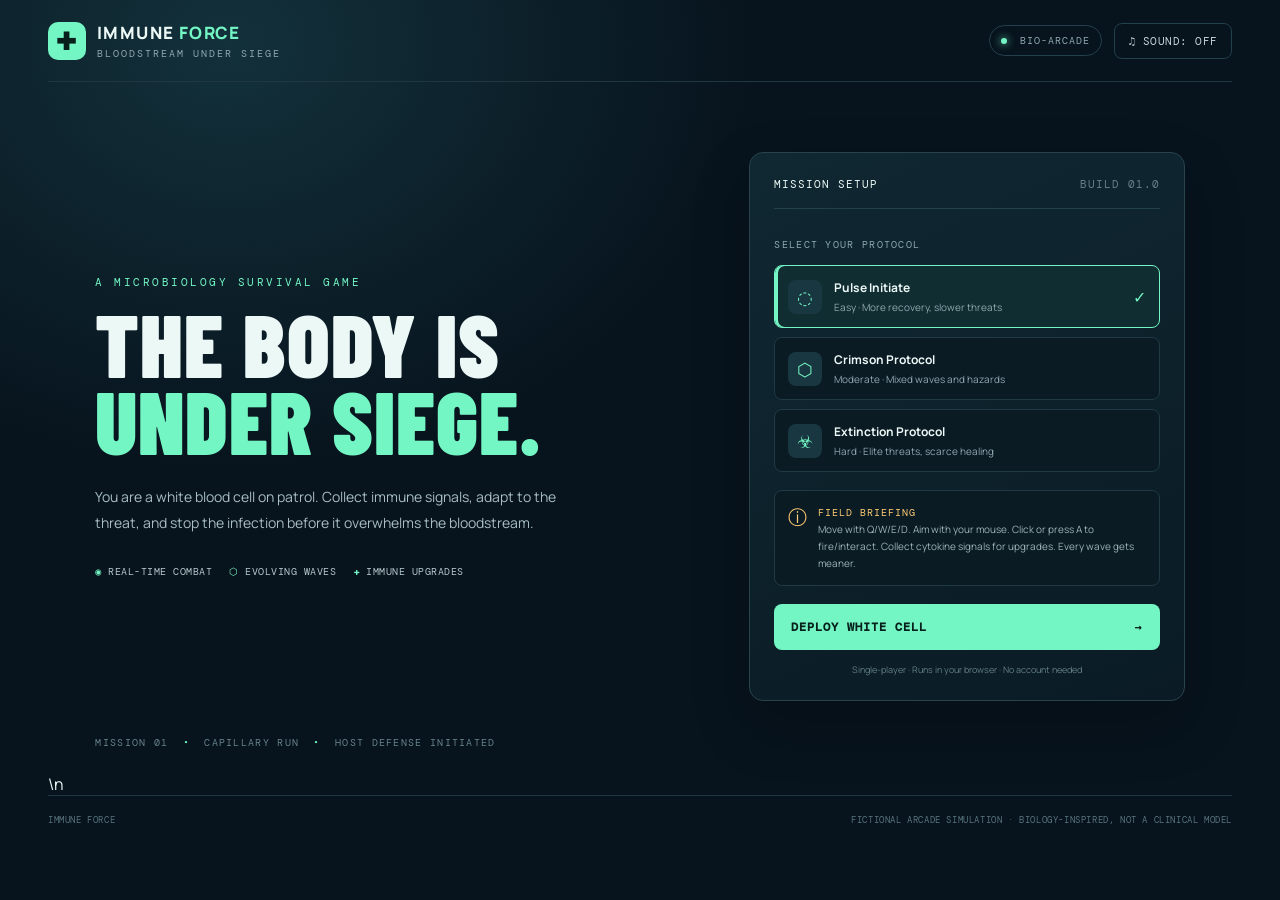
<file: index.html>
<!doctype html>
<html lang="en">
<head>
<meta charset="utf-8">
<meta name="viewport" content="width=device-width,initial-scale=1">
<meta name="theme-color" content="#07131d">
<title>IMMUNE FORCE: Bloodstream Under Siege</title>
<link rel="stylesheet" href="./style.css">
</head>
<body>
<div class="shell">
<header class="topbar">
  <a class="brand" href="#"><span class="brand-mark">✚</span><span>IMMUNE<span class="accent"> FORCE</span><small>BLOODSTREAM UNDER SIEGE</small></span></a>
  <div class="top-actions"><span class="pill live"><i></i> BIO-ARCADE</span><button id="soundBtn" class="ghost" aria-label="Toggle sound">♫ SOUND: OFF</button></div>
</header>
<main>
<section id="menuScreen" class="menu-screen">
  <div class="hero-copy"><p class="eyebrow">A MICROBIOLOGY SURVIVAL GAME</p><h1>THE BODY IS<br><span>UNDER SIEGE.</span></h1><p class="lede">You are a white blood cell on patrol. Collect immune signals, adapt to the threat, and stop the infection before it overwhelms the bloodstream.</p>
  <div class="feature-row"><span>◉ REAL-TIME COMBAT</span><span>⬡ EVOLVING WAVES</span><span>✚ IMMUNE UPGRADES</span></div></div>
  <div class="menu-panel">
    <div class="panel-head"><span>MISSION SETUP</span><span class="tiny">BUILD 01.0</span></div>
    <label class="field-label">SELECT YOUR PROTOCOL</label>
    <div class="difficulty-list">
      <button class="difficulty selected" data-mode="pulse"><span class="diff-icon">◌</span><span><b>Pulse Initiate</b><small>Easy · More recovery, slower threats</small></span><span class="check">✓</span></button>
      <button class="difficulty" data-mode="crimson"><span class="diff-icon">⬡</span><span><b>Crimson Protocol</b><small>Moderate · Mixed waves and hazards</small></span><span class="check">✓</span></button>
      <button class="difficulty" data-mode="extinction"><span class="diff-icon">☣</span><span><b>Extinction Protocol</b><small>Hard · Elite threats, scarce healing</small></span><span class="check">✓</span></button>
    </div>
    <div class="brief"><span class="brief-icon">ⓘ</span><p><b>FIELD BRIEFING</b><br>Move with Q/W/E/D. Aim with your mouse. Click or press A to fire/interact. Collect cytokine signals for upgrades. Every wave gets meaner.</p></div>
    <button id="startBtn" class="primary">DEPLOY WHITE CELL <span>→</span></button>
    <p class="fineprint">Single-player · Runs in your browser · No account needed</p>
  </div>
  <div class="bottom-note">MISSION 01 <span>•</span> CAPILLARY RUN <span>•</span> HOST DEFENSE INITIATED</div>
</section>
<section id="gameScreen" class="game-screen hidden">
  <div class="hud">
    <div class="hud-cell"><small>WHITE CELL INTEGRITY</small><div class="health-track"><div id="healthBar" class="health-fill"></div></div><b id="healthText">100 / 100</b></div>
    <div class="hud-cell centered"><small>THREAT LEVEL</small><b id="waveText" class="big-number">WAVE 01</b><span id="stageText">CAPILLARY RUN</span></div>
    <div class="hud-cell right"><small>IMMUNE SIGNALS</small><b id="signalText" class="big-number">0</b><span id="scoreText">SCORE 0000</span></div>
  </div>
  <div class="canvas-wrap"><canvas id="gameCanvas" width="960" height="600" aria-label="Playable bloodstream arena"></canvas>
    <div id="toast" class="toast hidden"></div>
    <div id="pauseOverlay" class="overlay hidden"><div class="overlay-card"><p class="eyebrow">MISSION PAUSED</p><h2>Catch your breath.</h2><p>Pathogens are patient. Annoyingly so.</p><button id="resumeBtn" class="primary">RESUME MISSION</button><button id="quitBtn" class="ghost wide">RETURN TO BRIEFING</button></div></div>
    <div id="endOverlay" class="overlay hidden"><div class="overlay-card"><p id="endEyebrow" class="eyebrow">MISSION REPORT</p><h2 id="endTitle">HOST SECURED</h2><p id="endMessage"></p><div class="report-grid"><div><small>FINAL SCORE</small><b id="finalScore">0</b></div><div><small>WAVES CLEARED</small><b id="finalWave">0</b></div><div><small>SIGNALS</small><b id="finalSignals">0</b></div></div><button id="retryBtn" class="primary">RUN IT BACK ↻</button><button id="menuBtn" class="ghost wide">BACK TO MAIN MENU</button></div></div>
  </div>
  <div class="game-footer"><div class="controls"><span><kbd>Q</kbd> LEFT</span><span><kbd>W</kbd> RIGHT</span><span><kbd>E</kbd> UP</span><span><kbd>D</kbd> DOWN</span><span><kbd>A</kbd> FIRE / SELECT</span><span><kbd>SPACE</kbd> BURST</span><span><kbd>ESC</kbd> PAUSE</span></div><div class="footer-right"><button id="fullscreenBtn" class="ghost" title="Toggle fullscreen" aria-label="Toggle game fullscreen">⛶ FULLSCREEN</button><span id="abilityText">BURST READY</span><button id="bioBtn" class="ghost">BIO CHECKPOINT <span id="bioCount">0/3</span></button></div></div>
  <div class="tipline"><span class="tip-dot"></span><span id="tipText">Neutrophils are rapid responders and often among the first immune cells at an infection site.</span></div>
</section>
<section id="storyScreen" class="story-screen hidden"><div class="story-layout"><div class="story-visual"><div class="story-orbit orbit-one"></div><div class="story-orbit orbit-two"></div><div class="story-cell">✚</div><div class="story-spark spark-one">✦</div><div class="story-spark spark-two">✧</div><span class="story-stamp">POST-BOSS DEBRIEF</span></div><div class="story-copy"><p id="storyChapter" class="eyebrow">FIELD REPORT · CHAPTER 01</p><h2 id="storyTitle">The threat is contained.</h2><p id="storyBody" class="story-body"></p><div class="story-quote" id="storyQuote"></div><div class="story-reward"><span class="reward-icon">✧</span><span><small>FIELD REWARD SECURED</small><b id="storyReward">+5 IMMUNE SIGNALS</b></span><span class="reward-check">✓</span></div><button id="storyContinue" class="primary">DEBRIEF COMPLETE · CONTINUE <span>→</span></button><p class="story-footnote">Recovery window opened. The next threat is already moving.</p></div></div></section>\n<section id="upgradeScreen" class="upgrade-screen hidden"><div class="upgrade-head"><p class="eyebrow">ADAPTIVE RESPONSE</p><h2>Choose an upgrade.</h2><p>Spend immune signals to improve your next push.</p></div><div id="upgradeCards" class="upgrade-cards"></div><button id="continueBtn" class="primary continue">RETURN TO BATTLE →</button></section>
<section id="bioScreen" class="bio-screen hidden"><div class="bio-card"><p class="eyebrow">BIOLOGY FIELD CHECK</p><h2 id="bioQuestion">Checkpoint</h2><p id="bioSub">Answer to earn an immune signal.</p><div id="bioOptions" class="bio-options"></div><p id="bioFeedback" class="bio-feedback"></p><button id="bioContinue" class="primary hidden">BACK TO BATTLE →</button></div></section>
</main>
<footer><span>IMMUNE FORCE</span><span>FICTIONAL ARCADE SIMULATION · BIOLOGY-INSPIRED, NOT A CLINICAL MODEL</span></footer>
</div>
<script src="./game.js"></script>
</body>
</html>
</file>
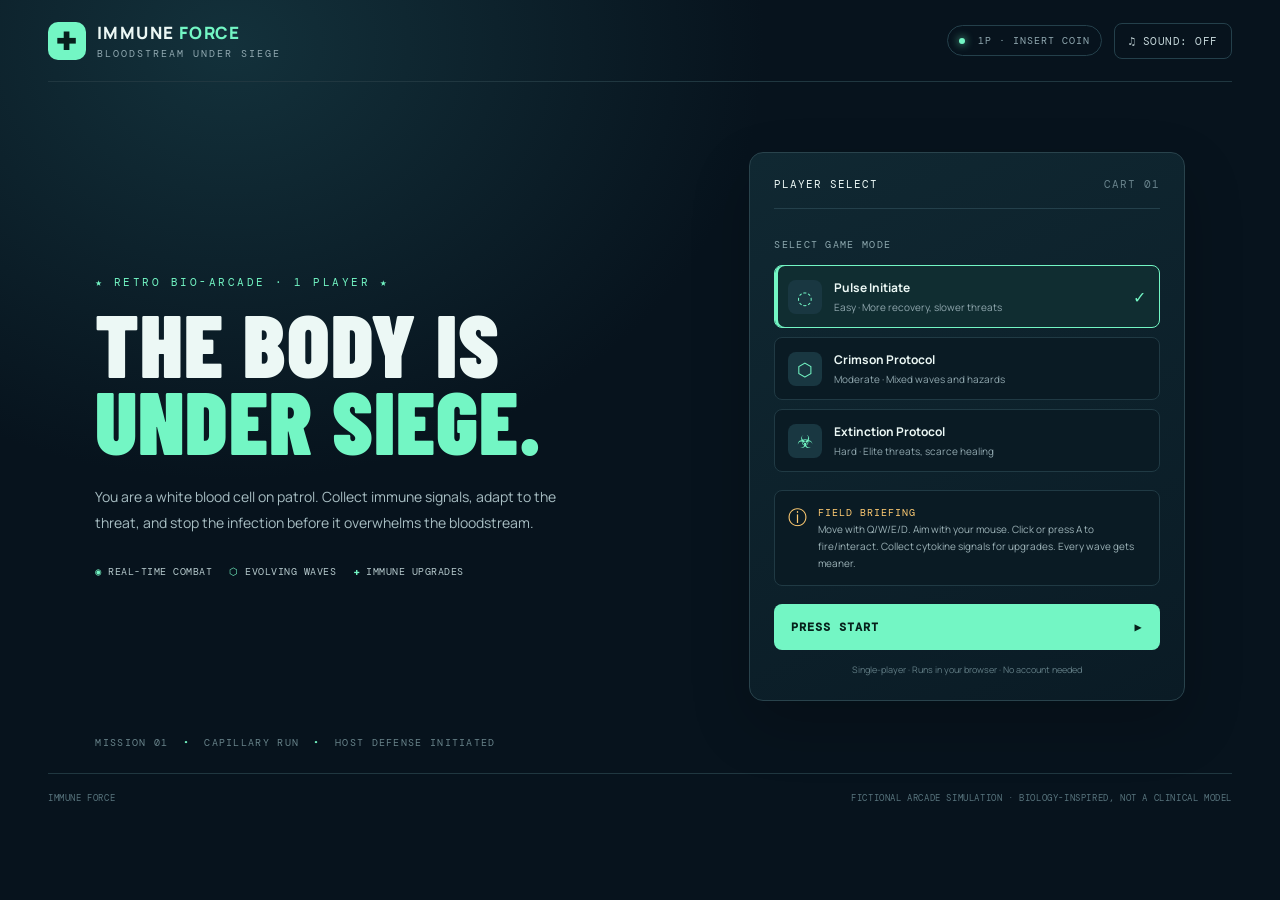
<file: public/index.html>
<!doctype html>
<html lang="en">
<head>
<meta charset="utf-8">
<meta name="viewport" content="width=device-width,initial-scale=1">
<meta name="theme-color" content="#12072e">
<title>IMMUNE FORCE: Bloodstream Under Siege</title>
<link rel="stylesheet" href="/style.css">
</head>
<body>
<div class="shell">
<header class="topbar">
  <a class="brand" href="#"><span class="brand-mark">✚</span><span>IMMUNE<span class="accent"> FORCE</span><small>BLOODSTREAM UNDER SIEGE</small></span></a>
  <div class="top-actions"><span class="pill live"><i></i> 1P · INSERT COIN</span><button id="soundBtn" class="ghost" aria-label="Toggle sound">♫ SOUND: OFF</button></div>
</header>
<main>
<section id="menuScreen" class="menu-screen">
  <div class="hero-copy"><p class="eyebrow">★ RETRO BIO-ARCADE · 1 PLAYER ★</p><h1>THE BODY IS<br><span>UNDER SIEGE.</span></h1><p class="lede">You are a white blood cell on patrol. Collect immune signals, adapt to the threat, and stop the infection before it overwhelms the bloodstream.</p>
  <div class="feature-row"><span>◉ REAL-TIME COMBAT</span><span>⬡ EVOLVING WAVES</span><span>✚ IMMUNE UPGRADES</span></div></div>
  <div class="menu-panel">
    <div class="panel-head"><span>PLAYER SELECT</span><span class="tiny">CART 01</span></div>
    <label class="field-label">SELECT GAME MODE</label>
    <div class="difficulty-list">
      <button class="difficulty selected" data-mode="pulse"><span class="diff-icon">◌</span><span><b>Pulse Initiate</b><small>Easy · More recovery, slower threats</small></span><span class="check">✓</span></button>
      <button class="difficulty" data-mode="crimson"><span class="diff-icon">⬡</span><span><b>Crimson Protocol</b><small>Moderate · Mixed waves and hazards</small></span><span class="check">✓</span></button>
      <button class="difficulty" data-mode="extinction"><span class="diff-icon">☣</span><span><b>Extinction Protocol</b><small>Hard · Elite threats, scarce healing</small></span><span class="check">✓</span></button>
    </div>
    <div class="brief"><span class="brief-icon">ⓘ</span><p><b>FIELD BRIEFING</b><br>Move with Q/W/E/D. Aim with your mouse. Click or press A to fire/interact. Collect cytokine signals for upgrades. Every wave gets meaner.</p></div>
    <button id="startBtn" class="primary">PRESS START <span>▶</span></button>
    <p class="fineprint">Single-player · Runs in your browser · No account needed</p>
  </div>
  <div class="bottom-note">MISSION 01 <span>•</span> CAPILLARY RUN <span>•</span> HOST DEFENSE INITIATED</div>
</section>
<section id="gameScreen" class="game-screen hidden">
  <div class="hud">
    <div class="hud-cell"><small>P1 HEALTH</small><div class="health-track"><div id="healthBar" class="health-fill"></div></div><b id="healthText">100 / 100</b></div>
    <div class="hud-cell centered"><small>THREAT LEVEL</small><b id="waveText" class="big-number">WAVE 01</b><span id="stageText">CAPILLARY RUN</span></div>
    <div class="hud-cell right"><small>IMMUNE SIGNALS</small><b id="signalText" class="big-number">0</b><span id="scoreText">SCORE 0000</span></div>
  </div>
  <div class="canvas-wrap"><canvas id="gameCanvas" width="960" height="600" aria-label="Playable bloodstream arena"></canvas>
    <div id="toast" class="toast hidden"></div>
    <div id="pauseOverlay" class="overlay hidden"><div class="overlay-card"><p class="eyebrow">MISSION PAUSED</p><h2>Catch your breath.</h2><p>Pathogens are patient. Annoyingly so.</p><button id="resumeBtn" class="primary">RESUME MISSION</button><button id="quitBtn" class="ghost wide">RETURN TO BRIEFING</button></div></div>
    <div id="endOverlay" class="overlay hidden"><div class="overlay-card"><p id="endEyebrow" class="eyebrow">MISSION REPORT</p><h2 id="endTitle">HOST SECURED</h2><p id="endMessage"></p><div class="report-grid"><div><small>FINAL SCORE</small><b id="finalScore">0</b></div><div><small>WAVES CLEARED</small><b id="finalWave">0</b></div><div><small>SIGNALS</small><b id="finalSignals">0</b></div></div><button id="retryBtn" class="primary">RUN IT BACK ↻</button><button id="menuBtn" class="ghost wide">BACK TO MAIN MENU</button></div></div>
  </div>
  <div class="game-footer"><div class="controls"><span><kbd>Q</kbd> LEFT</span><span><kbd>W</kbd> RIGHT</span><span><kbd>E</kbd> UP</span><span><kbd>D</kbd> DOWN</span><span><kbd>A</kbd> FIRE / SELECT</span><span><kbd>SPACE</kbd> BURST</span><span><kbd>ESC</kbd> PAUSE</span></div><div class="footer-right"><button id="fullscreenBtn" class="ghost" title="Toggle fullscreen" aria-label="Toggle game fullscreen">⛶ FULLSCREEN</button><span id="abilityText">BURST READY</span><button id="bioBtn" class="ghost">BIO CHECKPOINT <span id="bioCount">0/3</span></button></div></div>
  <div class="tipline"><span class="tip-dot"></span><span id="tipText">Neutrophils are rapid responders and often among the first immune cells at an infection site.</span></div>
</section>
<section id="storyScreen" class="story-screen hidden"><div class="story-layout"><div class="story-visual"><div class="story-orbit orbit-one"></div><div class="story-orbit orbit-two"></div><div class="story-cell">✚</div><div class="story-spark spark-one">✦</div><div class="story-spark spark-two">✧</div><span class="story-stamp">POST-BOSS DEBRIEF</span></div><div class="story-copy"><p id="storyChapter" class="eyebrow">FIELD REPORT · CHAPTER 01</p><h2 id="storyTitle">The threat is contained.</h2><p id="storyBody" class="story-body"></p><div class="story-quote" id="storyQuote"></div><div class="story-reward"><span class="reward-icon">✧</span><span><small>FIELD REWARD SECURED</small><b id="storyReward">+5 IMMUNE SIGNALS</b></span><span class="reward-check">✓</span></div><button id="storyContinue" class="primary">DEBRIEF COMPLETE · CONTINUE <span>→</span></button><p class="story-footnote">Recovery window opened. The next threat is already moving.</p></div></div></section>
<section id="upgradeScreen" class="upgrade-screen hidden"><div class="upgrade-head"><p class="eyebrow">ADAPTIVE RESPONSE</p><h2>Choose an upgrade.</h2><p>Spend immune signals to improve your next push.</p></div><div id="upgradeCards" class="upgrade-cards"></div><button id="continueBtn" class="primary continue">RETURN TO BATTLE →</button></section>
<section id="bioScreen" class="bio-screen hidden"><div class="bio-card"><p class="eyebrow">BIOLOGY FIELD CHECK</p><h2 id="bioQuestion">Checkpoint</h2><p id="bioSub">Answer to earn an immune signal.</p><div id="bioOptions" class="bio-options"></div><p id="bioFeedback" class="bio-feedback"></p><button id="bioContinue" class="primary hidden">BACK TO BATTLE →</button></div></section>
</main>
<footer><span>IMMUNE FORCE</span><span>FICTIONAL ARCADE SIMULATION · BIOLOGY-INSPIRED, NOT A CLINICAL MODEL</span></footer>
</div>
<script src="/game.js"></script>
</body>
</html>
</file>
<file: style.css>
@import url('https://fonts.googleapis.com/css2?family=Barlow+Condensed:wght@500;600;700;800;900&family=DM+Mono:wght@400;500&family=Manrope:wght@400;500;600;700;800&display=swap');
:root{--bg:#07131d;--panel:#0d202b;--panel2:#102833;--line:#24404b;--mint:#73f6c4;--red:#ff5d70;--text:#ecf8f5;--muted:#90a8b0;--amber:#ffcb72}
*{box-sizing:border-box}body{margin:0;background:radial-gradient(ellipse at 18% 5%,#13313b 0,transparent 36%),var(--bg);color:var(--text);font-family:Manrope,Arial,sans-serif;min-height:100vh}.shell{max-width:1240px;margin:auto;padding:0 28px}.topbar{height:82px;display:flex;align-items:center;justify-content:space-between;border-bottom:1px solid #203740}.brand{display:flex;gap:11px;align-items:center;color:var(--text);text-decoration:none;font-weight:900;letter-spacing:1.4px;font-size:17px}.brand-mark{display:grid;place-items:center;width:38px;height:38px;background:var(--mint);color:#07201c;border-radius:10px;font-size:24px}.brand .accent{color:var(--mint)}.brand small{display:block;font:10px 'DM Mono',monospace;color:var(--muted);letter-spacing:2px;margin-top:3px}.top-actions{display:flex;gap:12px;align-items:center}.pill{font:10px 'DM Mono',monospace;border:1px solid var(--line);padding:8px 11px;border-radius:50px;color:var(--muted);letter-spacing:1px}.live i,.tip-dot{display:inline-block;width:6px;height:6px;background:var(--mint);border-radius:50%;margin-right:6px;box-shadow:0 0 9px var(--mint)}button{font:inherit;cursor:pointer;border:0}.ghost{color:#c3d5d8;background:transparent;border:1px solid var(--line);padding:10px 13px;border-radius:8px;font:11px 'DM Mono',monospace;letter-spacing:.5px}.ghost:hover{border-color:var(--mint);color:var(--mint)}.menu-screen{position:relative;display:grid;grid-template-columns:1.15fr .85fr;gap:65px;padding:70px 4% 72px;min-height:640px;align-items:center}.eyebrow{font:11px 'DM Mono',monospace;color:var(--mint);letter-spacing:2.5px;margin:0 0 16px}.hero-copy h1{font:900 clamp(54px,7vw,88px)/.88 'Barlow Condensed',Impact,sans-serif;letter-spacing:1px;margin:0 0 24px}.hero-copy h1 span{color:var(--mint)}.lede{max-width:490px;color:#a8bec3;font-size:14px;line-height:1.9}.feature-row{display:flex;flex-wrap:wrap;gap:17px;margin-top:28px;color:#b5c9cc;font:10px 'DM Mono',monospace;letter-spacing:.5px}.feature-row span:first-letter{color:var(--mint)}.menu-panel{background:linear-gradient(155deg,#102832,#0a1b25);border:1px solid #29434c;border-radius:14px;padding:24px;box-shadow:0 24px 60px #0003}.panel-head{display:flex;justify-content:space-between;border-bottom:1px solid var(--line);padding-bottom:17px;margin-bottom:22px;font:11px 'DM Mono',monospace;letter-spacing:1px}.tiny{color:#68828b}.field-label{font:10px 'DM Mono',monospace;color:#8da8ae;letter-spacing:1.3px}.difficulty-list{display:grid;gap:9px;margin:12px 0 18px}.difficulty{display:flex;align-items:center;text-align:left;gap:12px;background:#0a1b24;color:var(--text);border:1px solid #203a44;border-radius:8px;padding:13px}.difficulty.selected{border-color:var(--mint);background:#102d31;box-shadow:inset 3px 0 var(--mint)}.diff-icon{display:grid;place-items:center;width:34px;height:34px;border-radius:8px;background:#193741;color:var(--mint);font-size:18px}.difficulty b{display:block;font-size:12px}.difficulty small{display:block;font-size:10px;color:#91a8af;margin-top:4px}.check{margin-left:auto;color:var(--mint);opacity:0}.selected .check{opacity:1}.brief{display:flex;gap:11px;background:#0a1b24;padding:13px;border-radius:8px;border:1px solid #203a44;margin-bottom:18px}.brief-icon{color:var(--amber);font-size:19px}.brief p{font-size:10px;line-height:1.7;color:#9db3b8;margin:0}.brief b{font:10px 'DM Mono',monospace;color:var(--amber);letter-spacing:1px}.primary{width:100%;background:var(--mint);color:#06211b;border-radius:8px;padding:15px 17px;font:800 12px 'DM Mono',monospace;letter-spacing:1px;display:flex;justify-content:space-between;align-items:center}.primary:hover{background:#a0ffdb;transform:translateY(-1px)}.fineprint{text-align:center;color:#627d85;font-size:9px;margin:13px 0 0}.bottom-note{position:absolute;bottom:24px;left:4%;color:#68838a;font:10px 'DM Mono',monospace;letter-spacing:1.3px}.bottom-note span{color:var(--mint);padding:0 7px}.hidden{display:none!important}.game-screen{padding:20px 0 28px}.hud{display:grid;grid-template-columns:1fr 1fr 1fr;background:#0c202a;border:1px solid var(--line);border-radius:10px 10px 0 0;padding:13px 20px;gap:18px}.hud-cell{display:flex;flex-direction:column;gap:6px}.hud-cell small,.report-grid small{font:9px 'DM Mono',monospace;letter-spacing:1px;color:#8ca6ad}.hud-cell b{font:700 13px 'DM Mono',monospace}.hud-cell .big-number{font:700 18px 'Barlow Condensed',sans-serif;color:var(--mint)}.hud-cell span{font:9px 'DM Mono',monospace;color:#8ba5ac}.centered{text-align:center;align-items:center}.right{text-align:right;align-items:flex-end}.health-track{height:7px;background:#253a42;border-radius:20px;overflow:hidden;max-width:260px}.health-fill{height:100%;width:100%;background:linear-gradient(90deg,#5fe8b6,#b3ffb6);transition:width .2s}.canvas-wrap{position:relative;background:#07151e;border-left:1px solid var(--line);border-right:1px solid var(--line);overflow:hidden}.canvas-wrap canvas{width:100%;height:auto;display:block;aspect-ratio:8/5;cursor:crosshair}.game-footer{background:#0c202a;border:1px solid var(--line);border-radius:0 0 10px 10px;padding:12px 15px;display:flex;align-items:center;justify-content:space-between;gap:12px;flex-wrap:wrap}.controls{display:flex;gap:12px;flex-wrap:wrap}.controls span{font:9px 'DM Mono',monospace;color:#8ca5ac;display:flex;align-items:center;gap:5px}kbd{font:10px 'DM Mono',monospace;color:var(--mint);background:#17313a;border:1px solid #34515a;border-radius:4px;padding:4px 6px}.footer-right{display:flex;gap:10px;align-items:center;font:9px 'DM Mono',monospace;color:var(--mint)}.tipline{display:flex;align-items:center;gap:8px;font-size:10px;color:#89a4ac;padding:12px 2px}.tip-dot{flex-shrink:0}.toast{position:absolute;left:50%;top:16px;transform:translateX(-50%);padding:10px 15px;background:#173a3a;border:1px solid var(--mint);border-radius:8px;color:var(--mint);font:11px 'DM Mono',monospace;z-index:3;white-space:nowrap}.overlay{position:absolute;inset:0;background:#041019d9;display:grid;place-items:center;z-index:5;padding:18px}.overlay-card,.bio-card{width:min(440px,100%);background:#0d232d;border:1px solid #36535c;border-radius:14px;padding:28px;box-shadow:0 25px 70px #0008}.overlay-card h2,.bio-card h2,.upgrade-head h2{font:800 38px 'Barlow Condensed',sans-serif;margin:0 0 9px}.overlay-card p:not(.eyebrow),.bio-card>p:not(.eyebrow){font-size:12px;color:#a1b8bd;line-height:1.7}.overlay-card .primary{margin-top:20px}.wide{width:100%;margin-top:9px}.report-grid{display:grid;grid-template-columns:repeat(3,1fr);gap:8px;margin-top:20px}.report-grid div{background:#081923;padding:12px;border-radius:7px}.report-grid b{display:block;font:700 21px 'Barlow Condensed',sans-serif;color:var(--mint);margin-top:5px}.upgrade-screen,.bio-screen{padding:55px 5%;min-height:530px}.upgrade-head{text-align:center;margin-bottom:30px}.upgrade-head>p:last-child{color:var(--muted);font-size:12px}.upgrade-cards{display:grid;grid-template-columns:repeat(3,1fr);gap:15px}.upgrade-card{background:#0e232d;border:1px solid #2b4751;border-radius:12px;padding:22px;text-align:left;color:var(--text);min-height:190px}.upgrade-card:hover{border-color:var(--mint);transform:translateY(-3px)}.upgrade-card .u-icon{font-size:25px;color:var(--mint)}.upgrade-card h3{font:700 21px 'Barlow Condensed',sans-serif;margin:15px 0 7px}.upgrade-card p{font-size:11px;line-height:1.7;color:#9bb2b7}.upgrade-card small{color:var(--amber);font:10px 'DM Mono',monospace}.continue{max-width:380px;margin:24px auto}.bio-screen{display:grid;place-items:center}.bio-card{max-width:620px}.bio-options{display:grid;gap:9px;margin-top:20px}.bio-option{background:#091a23;border:1px solid #28434d;border-radius:8px;padding:13px;text-align:left;color:#d7e7e7;font-size:12px}.bio-option:hover{border-color:var(--mint)}.bio-option.correct{border-color:var(--mint);background:#10332e}.bio-option.wrong{border-color:var(--red);background:#321e28}.bio-feedback{min-height:20px;color:var(--amber)!important;font-size:11px!important}footer{border-top:1px solid #203740;padding:18px 0 24px;display:flex;justify-content:space-between;gap:12px;color:#58747d;font:9px 'DM Mono',monospace;letter-spacing:.6px}
.story-screen{min-height:570px;padding:48px 3%;display:grid;place-items:center}.story-layout{display:grid;grid-template-columns:.9fr 1.1fr;gap:44px;align-items:center;max-width:980px;width:100%;background:linear-gradient(135deg,#0c222c,#102d35 65%,#12232b);border:1px solid #31515a;border-radius:16px;padding:34px;box-shadow:0 28px 80px #0004;overflow:hidden}.story-visual{position:relative;min-height:320px;display:grid;place-items:center;background:radial-gradient(circle,#1c554f 0,#10353b 28%,#0a202b 65%,transparent 75%);border:1px solid #25464c;border-radius:12px;overflow:hidden}.story-orbit{position:absolute;width:220px;height:220px;border:1px solid #4eaa92;border-radius:50%;opacity:.55;transform:rotate(-22deg) scaleY(.55)}.orbit-two{width:280px;height:280px;transform:rotate(42deg) scaleY(.55);border-color:#c17a67}.story-cell{width:118px;height:118px;border-radius:46% 54% 48% 52%;display:grid;place-items:center;background:radial-gradient(circle at 35% 25%,#b7ffe5,#5bd6b1 44%,#247b75 78%);box-shadow:0 0 45px #73f6c477,inset -12px -13px 20px #073d3b55;color:#0b4b43;font-size:54px;z-index:1;animation:cellPulse 3s ease-in-out infinite}.story-spark{position:absolute;color:#ffcb72;font-size:28px;animation:sparkFloat 3.5s ease-in-out infinite}.spark-one{top:23%;left:24%}.spark-two{right:20%;bottom:24%;color:#73f6c4;animation-delay:-1.4s}.story-stamp{position:absolute;bottom:13px;left:14px;font:9px "DM Mono",monospace;letter-spacing:1.5px;color:#84a8ad}.story-copy .eyebrow{margin-bottom:12px}.story-copy h2{font:800 clamp(34px,4vw,52px)/.98 "Barlow Condensed",sans-serif;margin:0 0 18px;max-width:460px}.story-body{font-size:12px;line-height:1.95;color:#b1c7cb;white-space:pre-line}.story-quote{margin:19px 0;padding:12px 15px;border-left:2px solid var(--mint);background:#081a22;color:#d5e8e5;font-size:11px;line-height:1.7;font-style:italic}.story-reward{display:flex;align-items:center;gap:12px;padding:13px;background:#0a1b24;border:1px solid #31554f;border-radius:8px;margin:18px 0}.reward-icon{display:grid;place-items:center;width:38px;height:38px;border-radius:8px;background:#183a37;color:var(--mint);font-size:24px}.story-reward small{display:block;color:#90aaa9;font:9px "DM Mono",monospace;letter-spacing:1px;margin-bottom:5px}.story-reward b{color:var(--mint);font:700 13px "DM Mono",monospace}.reward-check{margin-left:auto;color:var(--mint);font-size:18px}.story-footnote{font-size:9px;color:#6f8d94;text-align:center;margin:12px 0 0}.story-screen .primary{margin-top:12px}@keyframes cellPulse{0%,100%{transform:scale(1);box-shadow:0 0 35px #73f6c455,inset -12px -13px 20px #073d3b55}50%{transform:scale(1.045);box-shadow:0 0 55px #73f6c499,inset -12px -13px 20px #073d3b55}}@keyframes sparkFloat{0%,100%{transform:translateY(0) rotate(0)}50%{transform:translateY(-12px) rotate(18deg)}}\n@media(max-width:800px){.shell{padding:0 14px}.menu-screen{grid-template-columns:1fr;gap:28px;padding:42px 0 70px}.hero-copy h1{font-size:64px}.menu-panel{padding:18px}.bottom-note{left:0;font-size:8px}.topbar{height:70px}.pill{display:none}.hud{padding:10px;gap:7px}.hud-cell small{font-size:7px}.hud-cell .big-number{font-size:15px}.hud-cell b{font-size:10px}.game-footer{align-items:flex-start}.controls{gap:8px}.controls span{font-size:8px}.footer-right{width:100%;justify-content:space-between}.upgrade-cards{grid-template-columns:1fr}.upgrade-card{min-height:0}.story-screen{padding:25px 0}.story-layout{grid-template-columns:1fr;gap:22px;padding:18px}.story-visual{min-height:210px}.story-cell{width:90px;height:90px;font-size:42px}.story-orbit{width:165px;height:165px}.orbit-two{width:220px;height:220px}.story-copy h2{font-size:38px}footer{flex-direction:column}.feature-row{gap:10px;font-size:9px}}
/* Immersive game fullscreen mode */
#fullscreenBtn{white-space:nowrap}
.game-screen:fullscreen{box-sizing:border-box;width:100vw;height:100vh;max-width:none;margin:0;padding:10px 14px 12px;background:#07131d;display:flex;flex-direction:column;overflow:auto}
.game-screen:fullscreen .hud{flex-shrink:0}
.game-screen:fullscreen .canvas-wrap{flex:1;min-height:0;display:flex;align-items:center;justify-content:center;border:1px solid var(--line)}
.game-screen:fullscreen .canvas-wrap canvas{height:calc(100vh - 235px);width:auto;max-width:100%;max-height:calc(100vh - 235px);aspect-ratio:8/5}
.game-screen:fullscreen .game-footer{flex-shrink:0}
.game-screen:fullscreen .tipline{flex-shrink:0;padding:7px 2px}
.game-screen:fullscreen .toast{top:12px}
.game-screen:fullscreen .overlay{position:absolute}
@media(max-height:620px){.game-screen:fullscreen{padding:6px}.game-screen:fullscreen .canvas-wrap canvas{height:calc(100vh - 195px);max-height:calc(100vh - 195px)}.game-screen:fullscreen .tipline{display:none}}
</file>
